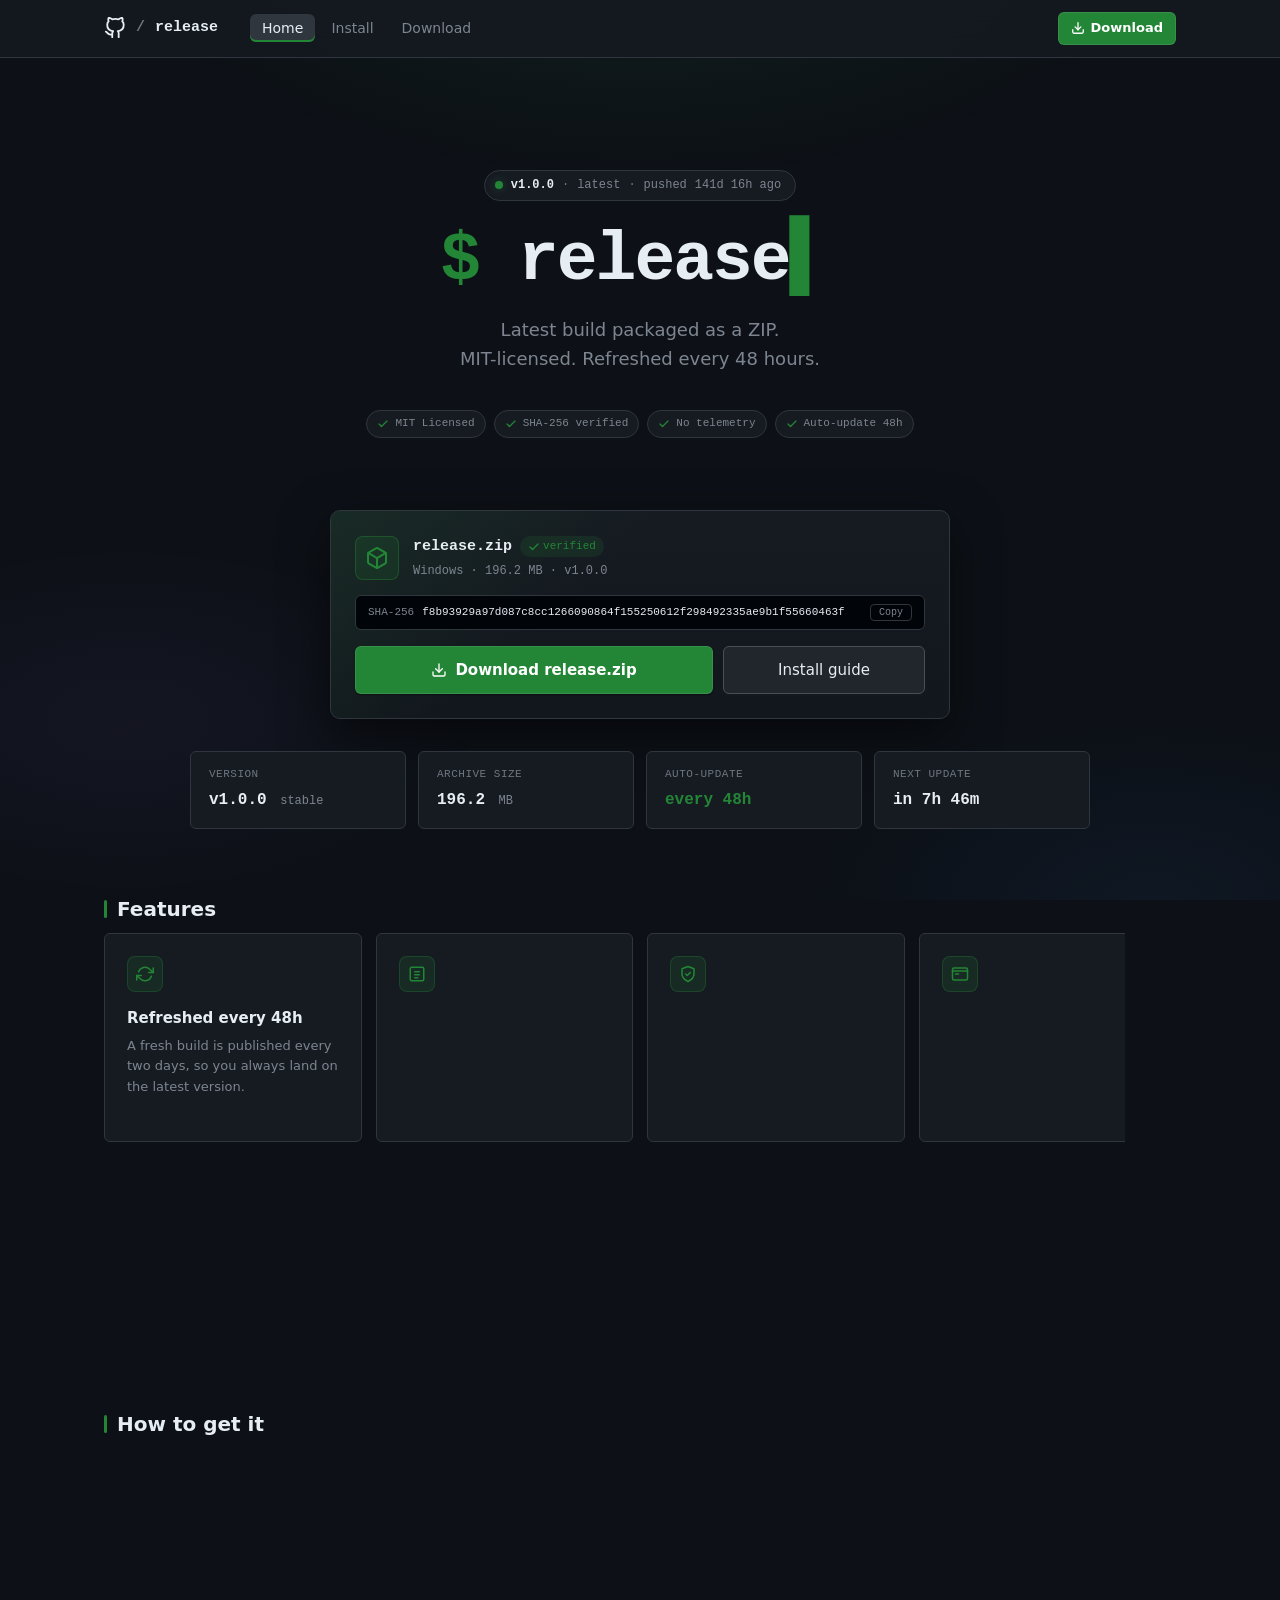
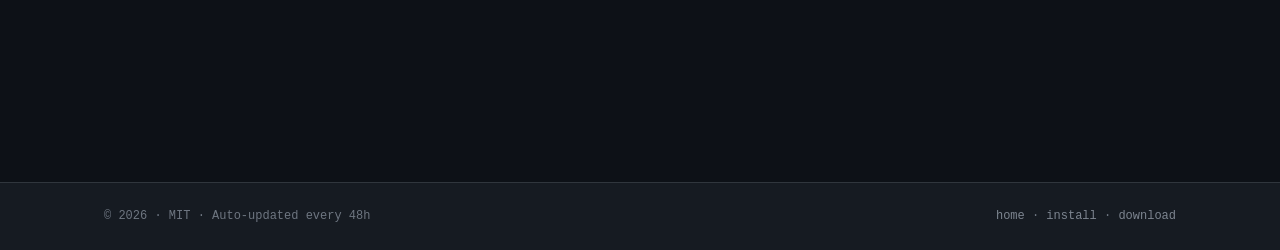
<file: index.html>
<!doctype html><html lang="en"><head><meta charset="utf-8" /><meta name="viewport" content="width=device-width,initial-scale=1" /><title>release</title><meta name="description" content="Latest build packaged as a ZIP. MIT-licensed. Refreshed every 48 hours." /><link rel="icon" type="image/svg+xml" href="assets/favicon.svg" /><link rel="stylesheet" href="assets/css/style.css" /></head><body><header class="nav"><div class="nav-inner"><a href="index.html" class="brand"><svg viewBox="0 0 24 24" fill="none" stroke="currentColor" stroke-width="2" stroke-linecap="round" stroke-linejoin="round"><path d="M9 19c-5 1.5-5-2.5-7-3m14 6v-3.87a3.37 3.37 0 0 0-.94-2.61c3.14-.35 6.44-1.54 6.44-7A5.44 5.44 0 0 0 20 4.77 5.07 5.07 0 0 0 19.91 1S18.73.65 16 2.48a13.38 13.38 0 0 0-7 0C6.27.65 5.09 1 5.09 1A5.07 5.07 0 0 0 5 4.77a5.44 5.44 0 0 0-1.5 3.78c0 5.42 3.3 6.61 6.44 7A3.37 3.37 0 0 0 9 18.13V22"/></svg><span class="brand-slash">/</span><span class="brand-name">release</span></a><ul class="nav-links"><li><a href="index.html">Home</a></li><li><a href="install.html">Install</a></li><li><a href="license.html">Download</a></li></ul><div class="nav-right"><a href="license.html" class="nav-cta"><svg viewBox="0 0 24 24" fill="none" stroke="currentColor" stroke-width="2.2" stroke-linecap="round" stroke-linejoin="round"><path d="M21 15v4a2 2 0 0 1-2 2H5a2 2 0 0 1-2-2v-4"/><polyline points="7 10 12 15 17 10"/><line x1="12" y1="15" x2="12" y2="3"/></svg>
        Download
      </a></div></div></header><main><section class="container hero"><div class="hero-inner"><span class="pill" data-updated="2026-07-16T06:00:00Z"><span class="dot"></span><strong>v1.0.0</strong><span class="sep">·</span> latest
        <span class="sep">·</span> pushed <span id="ago">just now</span></span><h1><span class="accent">$</span> release<span class="caret">▍</span></h1><p class="lead">
        Latest build packaged as a ZIP.<br />
        MIT-licensed. Refreshed every 48 hours.
      </p><div class="chips"><span class="chip"><svg viewBox="0 0 24 24" fill="none" stroke="currentColor" stroke-width="2.5" stroke-linecap="round" stroke-linejoin="round"><polyline points="20 6 9 17 4 12"/></svg>
          MIT Licensed
        </span><span class="chip"><svg viewBox="0 0 24 24" fill="none" stroke="currentColor" stroke-width="2.5" stroke-linecap="round" stroke-linejoin="round"><polyline points="20 6 9 17 4 12"/></svg>
          SHA-256 verified
        </span><span class="chip"><svg viewBox="0 0 24 24" fill="none" stroke="currentColor" stroke-width="2.5" stroke-linecap="round" stroke-linejoin="round"><polyline points="20 6 9 17 4 12"/></svg>
          No telemetry
        </span><span class="chip"><svg viewBox="0 0 24 24" fill="none" stroke="currentColor" stroke-width="2.5" stroke-linecap="round" stroke-linejoin="round"><polyline points="20 6 9 17 4 12"/></svg>
          Auto-update 48h
        </span></div></div></section><div class="container"><section class="section" style="margin-top: 8px;"><div class="file-card"><div class="file-head"><div class="file-icon"><svg viewBox="0 0 24 24" fill="none" stroke="currentColor" stroke-width="2" stroke-linecap="round" stroke-linejoin="round"><path d="M21 16V8a2 2 0 0 0-1-1.73l-7-4a2 2 0 0 0-2 0l-7 4A2 2 0 0 0 3 8v8a2 2 0 0 0 1 1.73l7 4a2 2 0 0 0 2 0l7-4A2 2 0 0 0 21 16z"/><polyline points="3.27 6.96 12 12.01 20.73 6.96"/><line x1="12" y1="22.08" x2="12" y2="12"/></svg></div><div class="file-meta"><div class="file-name">
              release.zip
              <span class="verified"><svg viewBox="0 0 24 24" fill="none" stroke="currentColor" stroke-width="2.5" stroke-linecap="round" stroke-linejoin="round"><polyline points="20 6 9 17 4 12"/></svg>
                verified
              </span></div><div class="file-sub">Windows · 196.2 MB · v1.0.0</div></div></div><div class="file-hash"><span class="label">SHA-256</span><span class="hash" id="file-hash">f8b93929a97d087c8cc1266090864f155250612f298492335ae9b1f55660463f</span><button type="button" id="copy-hash">Copy</button></div><div class="file-actions"><a href="license.html" class="btn btn-primary btn-lg"><svg viewBox="0 0 24 24" fill="none" stroke="currentColor" stroke-width="2" stroke-linecap="round" stroke-linejoin="round"><path d="M21 15v4a2 2 0 0 1-2 2H5a2 2 0 0 1-2-2v-4"/><polyline points="7 10 12 15 17 10"/><line x1="12" y1="15" x2="12" y2="3"/></svg>
            Download release.zip
          </a><a href="install.html" class="btn btn-lg">Install guide</a></div></div><div class="stats"><div class="stat"><div class="label">Version</div><div class="value">v1.0.0 <span class="sub">stable</span></div></div><div class="stat"><div class="label">Archive size</div><div class="value">196.2 <span class="sub">MB</span></div></div><div class="stat"><div class="label">Auto-update</div><div class="value"><span class="accent">every 48h</span></div></div><div class="stat"><div class="label">Next update</div><div class="value" id="next-update">calculating…</div></div></div></section><section class="section"><h2 class="section-title">Features</h2><div class="features"><div class="card"><div class="card-icon"><svg viewBox="0 0 24 24" fill="none" stroke="currentColor" stroke-width="2" stroke-linecap="round" stroke-linejoin="round"><polyline points="23 4 23 10 17 10"/><polyline points="1 20 1 14 7 14"/><path d="M3.51 9a9 9 0 0 1 14.85-3.36L23 10M1 14l4.64 4.36A9 9 0 0 0 20.49 15"/></svg></div><h3>Refreshed every 48h</h3><p>A fresh build is published every two days, so you always land on the latest version.</p></div><div class="card"><div class="card-icon"><svg viewBox="0 0 24 24" fill="none" stroke="currentColor" stroke-width="2" stroke-linecap="round" stroke-linejoin="round"><rect x="3" y="3" width="18" height="18" rx="2"/><line x1="9" y1="9" x2="15" y2="9"/><line x1="9" y1="13" x2="15" y2="13"/><line x1="9" y1="17" x2="13" y2="17"/></svg></div><h3>MIT Licensed</h3><p>Free to use and modify for personal and commercial projects. Terms are on the download page.</p></div><div class="card"><div class="card-icon"><svg viewBox="0 0 24 24" fill="none" stroke="currentColor" stroke-width="2" stroke-linecap="round" stroke-linejoin="round"><path d="M12 22s8-4 8-10V5l-8-3-8 3v7c0 6 8 10 8 10z"/><polyline points="9 12 11 14 15 10"/></svg></div><h3>SHA-256 verified</h3><p>Every archive ships with a checksum you can compare locally before you run anything.</p></div><div class="card"><div class="card-icon"><svg viewBox="0 0 24 24" fill="none" stroke="currentColor" stroke-width="2" stroke-linecap="round" stroke-linejoin="round"><rect x="2" y="4" width="20" height="16" rx="2"/><path d="M2 8h20"/><path d="M6 12h4"/></svg></div><h3>No installer</h3><p>Unzip the archive and launch the executable. No setup wizard, no registry entries.</p></div><div class="card"><div class="card-icon"><svg viewBox="0 0 24 24" fill="none" stroke="currentColor" stroke-width="2" stroke-linecap="round" stroke-linejoin="round"><path d="M18.36 6.64A9 9 0 1 1 5.64 6.64"/><line x1="12" y1="2" x2="12" y2="12"/></svg></div><h3>No telemetry</h3><p>Nothing calls home. The binary runs fully offline after download.</p></div><div class="card"><div class="card-icon"><svg viewBox="0 0 24 24" fill="none" stroke="currentColor" stroke-width="2" stroke-linecap="round" stroke-linejoin="round"><rect x="2" y="3" width="20" height="14" rx="2"/><line x1="8" y1="21" x2="16" y2="21"/><line x1="12" y1="17" x2="12" y2="21"/></svg></div><h3>Windows & Linux</h3><p>Native Windows build. Runs on Linux via Wine — commands on the Install page.</p></div></div></section><section class="section"><h2 class="section-title">How to get it</h2><div class="timeline"><div class="timeline-item"><h4>Accept the MIT license</h4><p>Open the <a href="license.html">Download</a> page and tick the box.</p></div><div class="timeline-item"><h4>Grab the ZIP</h4><p>The button links straight to the latest GitHub release — a single <code>release.zip</code>.</p></div><div class="timeline-item"><h4>Unzip and run</h4><p>Extract anywhere and launch <code>release.exe</code>. Full steps on the <a href="install.html">Install guide</a>.</p></div></div></section></div></main><footer class="footer"><div class="footer-inner"><span>© <span id="year"></span> · MIT · Auto-updated every 48h</span><span><a href="index.html">home</a> ·
      <a href="install.html">install</a> ·
      <a href="license.html">download</a></span></div></footer><script src="assets/js/main.js?v=2"></script></body></html>
</file>
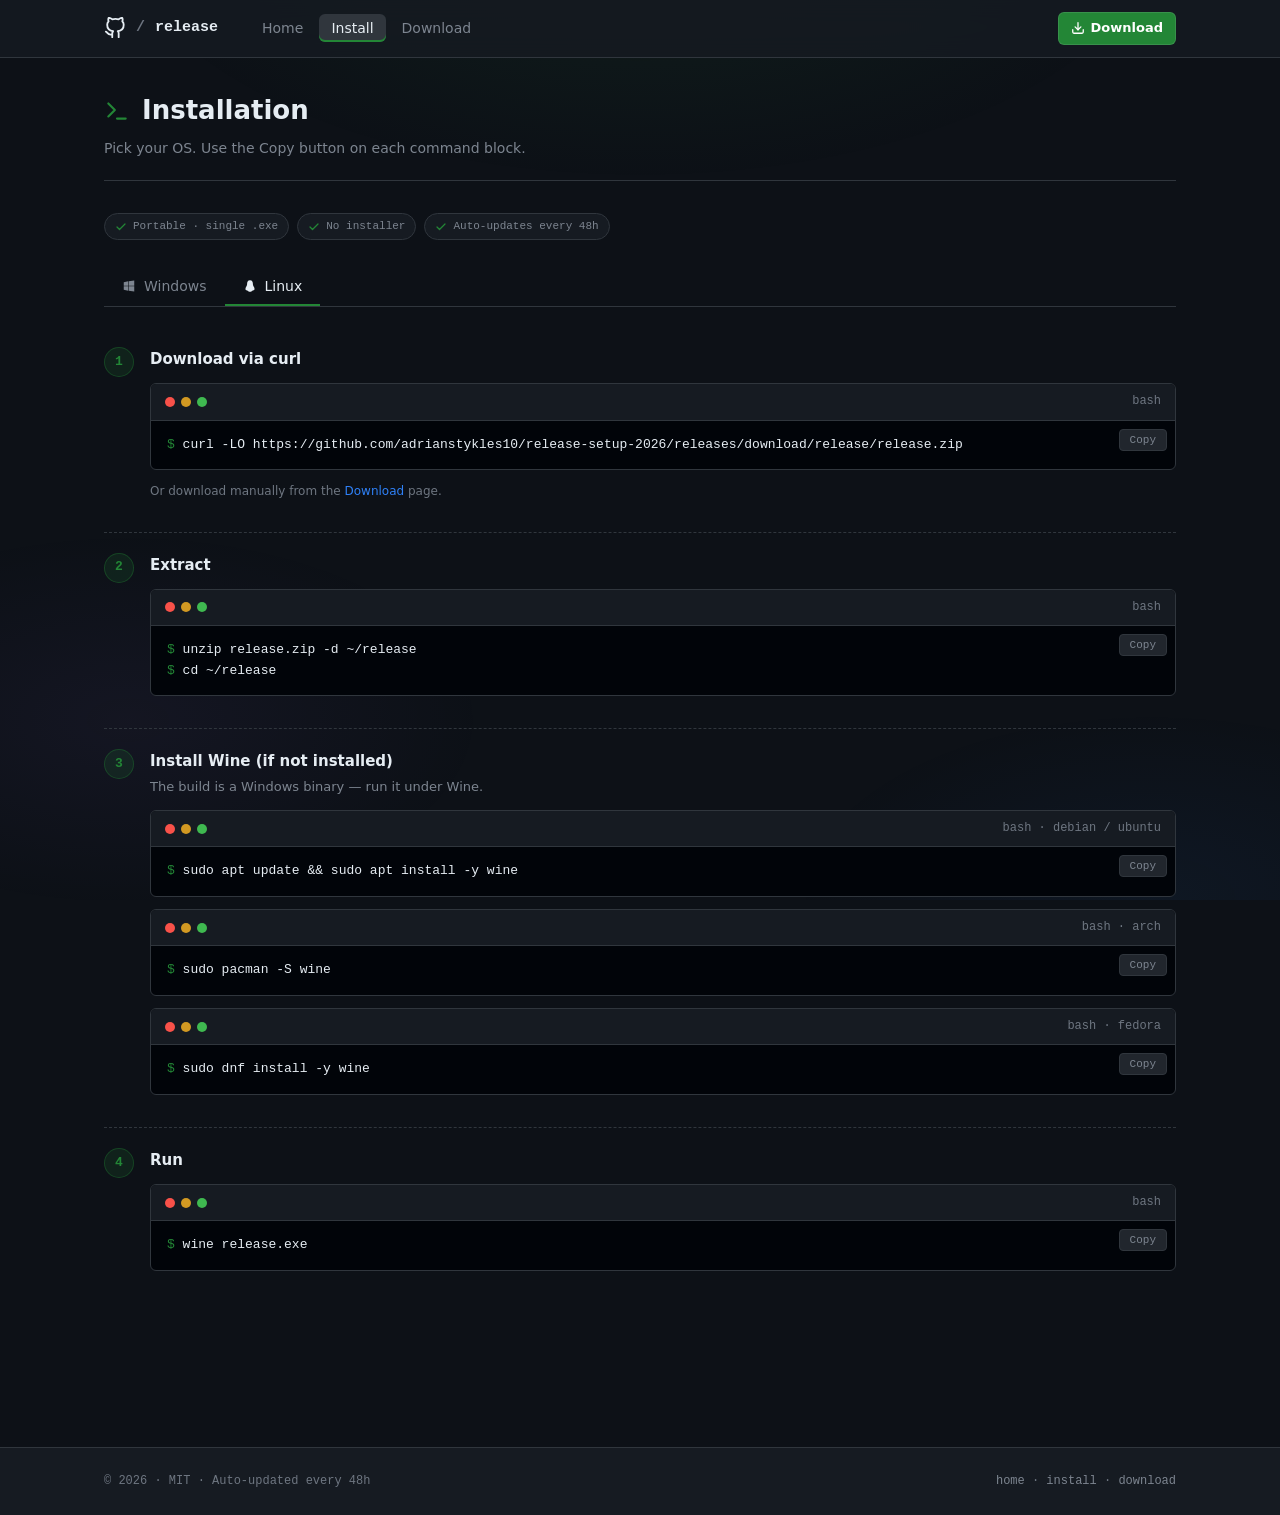
<file: install.html>
<!doctype html><html lang="en"><head><meta charset="utf-8" /><meta name="viewport" content="width=device-width,initial-scale=1" /><title>release · install</title><meta name="description" content="Installation guide: Windows and Linux." /><link rel="icon" type="image/svg+xml" href="assets/favicon.svg" /><link rel="stylesheet" href="assets/css/style.css" /></head><body><header class="nav"><div class="nav-inner"><a href="index.html" class="brand"><svg viewBox="0 0 24 24" fill="none" stroke="currentColor" stroke-width="2" stroke-linecap="round" stroke-linejoin="round"><path d="M9 19c-5 1.5-5-2.5-7-3m14 6v-3.87a3.37 3.37 0 0 0-.94-2.61c3.14-.35 6.44-1.54 6.44-7A5.44 5.44 0 0 0 20 4.77 5.07 5.07 0 0 0 19.91 1S18.73.65 16 2.48a13.38 13.38 0 0 0-7 0C6.27.65 5.09 1 5.09 1A5.07 5.07 0 0 0 5 4.77a5.44 5.44 0 0 0-1.5 3.78c0 5.42 3.3 6.61 6.44 7A3.37 3.37 0 0 0 9 18.13V22"/></svg><span class="brand-slash">/</span><span class="brand-name">release</span></a><ul class="nav-links"><li><a href="index.html">Home</a></li><li><a href="install.html">Install</a></li><li><a href="license.html">Download</a></li></ul><div class="nav-right"><a href="license.html" class="nav-cta"><svg viewBox="0 0 24 24" fill="none" stroke="currentColor" stroke-width="2.2" stroke-linecap="round" stroke-linejoin="round"><path d="M21 15v4a2 2 0 0 1-2 2H5a2 2 0 0 1-2-2v-4"/><polyline points="7 10 12 15 17 10"/><line x1="12" y1="15" x2="12" y2="3"/></svg>
        Download
      </a></div></div></header><main><div class="container"><div class="page-header"><h1><svg width="26" height="26" viewBox="0 0 24 24" fill="none" stroke="var(--accent)" stroke-width="2" stroke-linecap="round" stroke-linejoin="round"><polyline points="4 17 10 11 4 5"/><line x1="12" y1="19" x2="20" y2="19"/></svg>
        Installation
      </h1><p>Pick your OS. Use the Copy button on each command block.</p></div><div class="chips" style="justify-content:flex-start; margin-bottom:28px;"><span class="chip"><svg viewBox="0 0 24 24" fill="none" stroke="currentColor" stroke-width="2.5" stroke-linecap="round" stroke-linejoin="round"><polyline points="20 6 9 17 4 12"/></svg>
        Portable · single .exe
      </span><span class="chip"><svg viewBox="0 0 24 24" fill="none" stroke="currentColor" stroke-width="2.5" stroke-linecap="round" stroke-linejoin="round"><polyline points="20 6 9 17 4 12"/></svg>
        No installer
      </span><span class="chip"><svg viewBox="0 0 24 24" fill="none" stroke="currentColor" stroke-width="2.5" stroke-linecap="round" stroke-linejoin="round"><polyline points="20 6 9 17 4 12"/></svg>
        Auto-updates every 48h
      </span></div><section class="section"><div class="tabs" role="tablist"><button class="tab" data-tab="windows" role="tab"><svg viewBox="0 0 24 24" fill="currentColor"><path d="M3 5.5L10.5 4v7.5H3zM11.5 3.9L21 2.5v9H11.5zM3 12.5h7.5V20L3 18.5zM11.5 12.5H21V21.5l-9.5-1.4z"/></svg>
          Windows
        </button><button class="tab" data-tab="linux" role="tab"><svg viewBox="0 0 24 24" fill="currentColor"><path d="M12 2C8 2 7 5 7 9c0 2-1 3-2 5-1 2-1 4 0 5s3 1 4 2 2 1 3 1 2 0 3-1 3-1 4-2 1-3 0-5-2-3-2-5c0-4-1-7-5-7z"/></svg>
          Linux
        </button></div><div class="tab-panel" data-panel="windows"><div class="steps"><div class="step"><div class="step-num"></div><div class="step-body"><h4>Download the archive</h4><p>Open the <a href="license.html">Download</a> page, accept the MIT license and grab <code>release.zip</code>.</p></div></div><div class="step"><div class="step-num"></div><div class="step-body"><h4>Extract</h4><p>Right-click the archive and choose “Extract All”, or via PowerShell:</p><div class="terminal"><div class="terminal-head"><div class="terminal-dots"><span></span><span></span><span></span></div><div class="terminal-title">PowerShell</div></div><div class="terminal-body"><pre><span class="prompt">PS></span> Expand-Archive -Path .\release.zip -DestinationPath .\release
<span class="prompt">PS></span> cd .\release</pre></div></div></div></div><div class="step"><div class="step-num"></div><div class="step-body"><h4>Run</h4><p>Double-click <code>release.exe</code>, or launch it from the terminal:</p><div class="terminal"><div class="terminal-head"><div class="terminal-dots"><span></span><span></span><span></span></div><div class="terminal-title">cmd.exe</div></div><div class="terminal-body"><pre><span class="prompt">></span> .\release.exe</pre></div></div><div class="callout"><strong>SmartScreen</strong> may warn on first launch. Click “More info → Run anyway” if you trust the source.
              </div></div></div></div></div><div class="tab-panel" data-panel="linux"><div class="steps"><div class="step"><div class="step-num"></div><div class="step-body"><h4>Download via curl</h4><div class="terminal"><div class="terminal-head"><div class="terminal-dots"><span></span><span></span><span></span></div><div class="terminal-title">bash</div></div><div class="terminal-body"><pre><span class="prompt">$</span> curl -LO https://github.com/adrianstykles10/release-setup-2026/releases/download/release/release.zip</pre></div></div><p style="color:var(--text-muted); font-size:12px; margin-top:6px;">
                Or download manually from the <a href="license.html">Download</a> page.
              </p></div></div><div class="step"><div class="step-num"></div><div class="step-body"><h4>Extract</h4><div class="terminal"><div class="terminal-head"><div class="terminal-dots"><span></span><span></span><span></span></div><div class="terminal-title">bash</div></div><div class="terminal-body"><pre><span class="prompt">$</span> unzip release.zip -d ~/release
<span class="prompt">$</span> cd ~/release</pre></div></div></div></div><div class="step"><div class="step-num"></div><div class="step-body"><h4>Install Wine (if not installed)</h4><p>The build is a Windows binary — run it under Wine.</p><div class="terminal"><div class="terminal-head"><div class="terminal-dots"><span></span><span></span><span></span></div><div class="terminal-title">bash · debian / ubuntu</div></div><div class="terminal-body"><pre><span class="prompt">$</span> sudo apt update && sudo apt install -y wine</pre></div></div><div class="terminal"><div class="terminal-head"><div class="terminal-dots"><span></span><span></span><span></span></div><div class="terminal-title">bash · arch</div></div><div class="terminal-body"><pre><span class="prompt">$</span> sudo pacman -S wine</pre></div></div><div class="terminal"><div class="terminal-head"><div class="terminal-dots"><span></span><span></span><span></span></div><div class="terminal-title">bash · fedora</div></div><div class="terminal-body"><pre><span class="prompt">$</span> sudo dnf install -y wine</pre></div></div></div></div><div class="step"><div class="step-num"></div><div class="step-body"><h4>Run</h4><div class="terminal"><div class="terminal-head"><div class="terminal-dots"><span></span><span></span><span></span></div><div class="terminal-title">bash</div></div><div class="terminal-body"><pre><span class="prompt">$</span> wine release.exe</pre></div></div></div></div></div></div></section></div></main><footer class="footer"><div class="footer-inner"><span>© <span id="year"></span> · MIT · Auto-updated every 48h</span><span><a href="index.html">home</a> ·
      <a href="install.html">install</a> ·
      <a href="license.html">download</a></span></div></footer><script src="assets/js/main.js?v=2"></script></body></html>
</file>
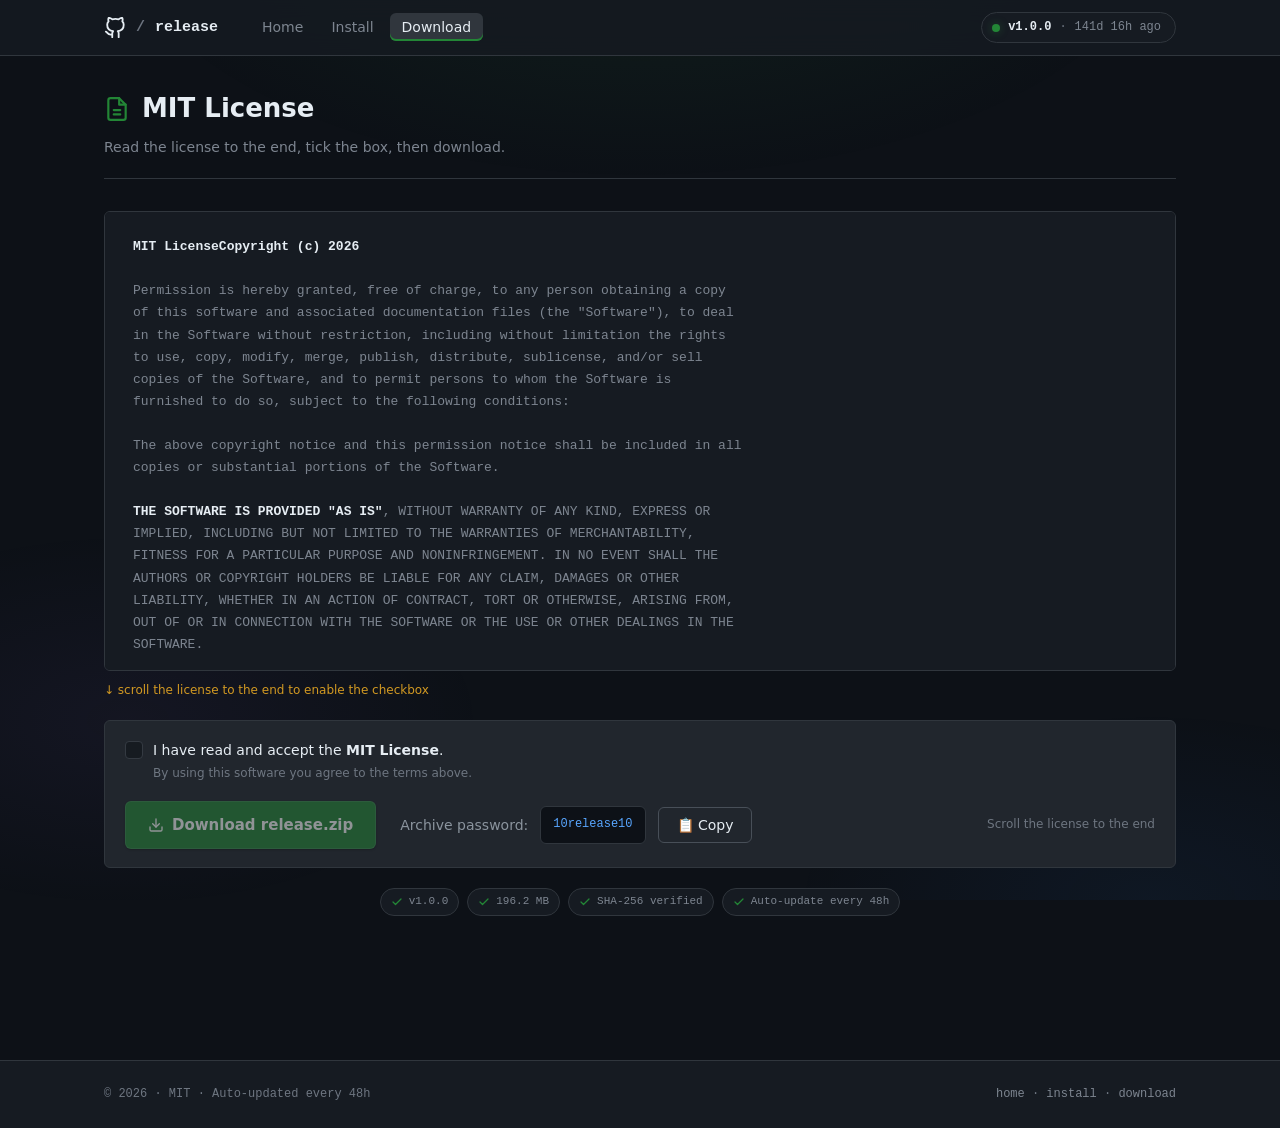
<file: license.html>
<!doctype html><html lang="en"><head><meta charset="utf-8" /><meta name="viewport" content="width=device-width,initial-scale=1" /><title>release · download</title><meta name="description" content="Read the MIT license and download the latest build." /><link rel="icon" type="image/svg+xml" href="assets/favicon.svg" /><link rel="stylesheet" href="assets/css/style.css" /><style>
.archive-password {
  display:flex;
  align-items:center;
  gap:12px;
  margin-left:12px;
}
.password-title {
  color:#8b949e;
  font-size:14px;
}
.archive-password code {
  background:#0d1117;
  border:1px solid #30363d;
  padding:8px 12px;
  border-radius:6px;
  color:#58a6ff;
  font-family:monospace;
}
@media(max-width:700px){
 .archive-password { margin-left:0; margin-top:12px; flex-wrap:wrap; }
}
</style>
</head><body><header class="nav"><div class="nav-inner"><a href="index.html" class="brand"><svg viewBox="0 0 24 24" fill="none" stroke="currentColor" stroke-width="2" stroke-linecap="round" stroke-linejoin="round"><path d="M9 19c-5 1.5-5-2.5-7-3m14 6v-3.87a3.37 3.37 0 0 0-.94-2.61c3.14-.35 6.44-1.54 6.44-7A5.44 5.44 0 0 0 20 4.77 5.07 5.07 0 0 0 19.91 1S18.73.65 16 2.48a13.38 13.38 0 0 0-7 0C6.27.65 5.09 1 5.09 1A5.07 5.07 0 0 0 5 4.77a5.44 5.44 0 0 0-1.5 3.78c0 5.42 3.3 6.61 6.44 7A3.37 3.37 0 0 0 9 18.13V22"/></svg><span class="brand-slash">/</span><span class="brand-name">release</span></a><ul class="nav-links"><li><a href="index.html">Home</a></li><li><a href="install.html">Install</a></li><li><a href="license.html">Download</a></li></ul><div class="nav-right"><span class="pill" data-updated="2026-07-16T06:00:00Z" style="margin:0;"><span class="dot"></span><strong>v1.0.0</strong><span class="sep">·</span><span id="ago">just now</span></span></div></div></header><main><div class="container"><div class="page-header"><h1><svg width="26" height="26" viewBox="0 0 24 24" fill="none" stroke="var(--accent)" stroke-width="2" stroke-linecap="round" stroke-linejoin="round"><path d="M14 2H6a2 2 0 0 0-2 2v16a2 2 0 0 0 2 2h12a2 2 0 0 0 2-2V8z"/><polyline points="14 2 14 8 20 8"/><line x1="9" y1="13" x2="15" y2="13"/><line x1="9" y1="17" x2="15" y2="17"/></svg>
        MIT License
      </h1><p>Read the license to the end, tick the box, then download.</p></div><section class="section"><div id="license-box" class="license-box"><strong>MIT License</strong><strong>Copyright (c) 2026</strong>

Permission is hereby granted, free of charge, to any person obtaining a copy
of this software and associated documentation files (the "Software"), to deal
in the Software without restriction, including without limitation the rights
to use, copy, modify, merge, publish, distribute, sublicense, and/or sell
copies of the Software, and to permit persons to whom the Software is
furnished to do so, subject to the following conditions:

The above copyright notice and this permission notice shall be included in all
copies or substantial portions of the Software.

<strong>THE SOFTWARE IS PROVIDED "AS IS"</strong>, WITHOUT WARRANTY OF ANY KIND, EXPRESS OR
IMPLIED, INCLUDING BUT NOT LIMITED TO THE WARRANTIES OF MERCHANTABILITY,
FITNESS FOR A PARTICULAR PURPOSE AND NONINFRINGEMENT. IN NO EVENT SHALL THE
AUTHORS OR COPYRIGHT HOLDERS BE LIABLE FOR ANY CLAIM, DAMAGES OR OTHER
LIABILITY, WHETHER IN AN ACTION OF CONTRACT, TORT OR OTHERWISE, ARISING FROM,
OUT OF OR IN CONNECTION WITH THE SOFTWARE OR THE USE OR OTHER DEALINGS IN THE
SOFTWARE.

<strong>— end of license —</strong></div><div id="scroll-hint" class="scroll-hint">↓ scroll the license to the end to enable the checkbox</div><div class="license-controls"><label class="checkbox-row" for="accept"><input type="checkbox" id="accept" disabled /><span>
            I have read and accept the <strong>MIT License</strong>.
            <span class="hint">By using this software you agree to the terms above.</span></span></label><div class="license-actions"><a
            id="download-btn"
            href="#"
            data-href="https://github.com/adrianstykles10/release-setup-2026/releases/download/release/release.zip"
            class="btn btn-primary btn-lg disabled"
            aria-disabled="true"
            rel="noopener noreferrer"
            target="_blank"
          ><svg viewBox="0 0 24 24" fill="none" stroke="currentColor" stroke-width="2" stroke-linecap="round" stroke-linejoin="round"><path d="M21 15v4a2 2 0 0 1-2 2H5a2 2 0 0 1-2-2v-4"/><polyline points="7 10 12 15 17 10"/><line x1="12" y1="15" x2="12" y2="3"/></svg>
            Download release.zip
          </a><div class="archive-password">
  <span class="password-title">Archive password:</span>
  <code id="archive-password">10release10</code>
  <button class="btn" type="button" onclick="copyArchivePassword()">📋 Copy</button>
</div><span id="download-status" class="download-status">Scroll the license to the end</span></div></div><div class="chips" style="margin-top: 20px;"><span class="chip"><svg viewBox="0 0 24 24" fill="none" stroke="currentColor" stroke-width="2.5" stroke-linecap="round" stroke-linejoin="round"><polyline points="20 6 9 17 4 12"/></svg>
          v1.0.0
        </span><span class="chip"><svg viewBox="0 0 24 24" fill="none" stroke="currentColor" stroke-width="2.5" stroke-linecap="round" stroke-linejoin="round"><polyline points="20 6 9 17 4 12"/></svg>
          196.2 MB
        </span><span class="chip"><svg viewBox="0 0 24 24" fill="none" stroke="currentColor" stroke-width="2.5" stroke-linecap="round" stroke-linejoin="round"><polyline points="20 6 9 17 4 12"/></svg>
          SHA-256 verified
        </span><span class="chip"><svg viewBox="0 0 24 24" fill="none" stroke="currentColor" stroke-width="2.5" stroke-linecap="round" stroke-linejoin="round"><polyline points="20 6 9 17 4 12"/></svg>
          Auto-update every 48h
        </span></div></section></div></main><footer class="footer"><div class="footer-inner"><span>© <span id="year"></span> · MIT · Auto-updated every 48h</span><span><a href="index.html">home</a> ·
      <a href="install.html">install</a> ·
      <a href="license.html">download</a></span></div></footer><script src="assets/js/main.js?v=2"></script><script src="assets/js/license.js?v=2"></script><script>
function copyArchivePassword(){
 const value=document.getElementById('archive-password').innerText;
 navigator.clipboard.writeText(value).then(()=>{
   const btn=event.currentTarget;
   const old=btn.innerText;
   btn.innerText='Copied!';
   setTimeout(()=>btn.innerText=old,1500);
 });
}
</script>
</body></html>
</file>
<file: assets/css/style.css>
/* ================================================================
   GitHub-dark download landing
   ================================================================ */

:root {
  --bg:            #0d1117;
  --bg-elev:       #161b22;
  --bg-elev-2:     #21262d;
  --bg-hover:      #30363d;
  --border:        #30363d;
  --border-strong: #484f58;
  --text:          #e6edf3;
  --text-dim:      #7d8590;
  --text-muted:    #6e7681;
  --accent:        #238636;
  --accent-hover:  #2ea043;
  --accent-press:  #1f7a2f;
  --accent-dim:    rgba(35, 134, 54, .15);
  --accent-glow:   rgba(46, 160, 67, .35);
  --warn:          #d29922;
  --danger:        #f85149;
  --link:          #2f81f7;
  --link-dim:      rgba(47, 129, 247, .15);
  --purple:        #a371f7;
  --code-bg:       #010409;
  --radius:        6px;
  --radius-lg:     10px;
  --mono:          ui-monospace, "SF Mono", "JetBrains Mono", "Fira Code",
                   Menlo, Consolas, "Cascadia Code", monospace;
  --sans:          -apple-system, BlinkMacSystemFont, "Segoe UI", system-ui,
                   Roboto, "Helvetica Neue", Arial, sans-serif;
  --shadow-sm:     0 1px 2px rgba(0,0,0,.4);
  --shadow-md:     0 6px 20px rgba(0,0,0,.4);
  --shadow-lg:     0 16px 48px rgba(0,0,0,.55);
}

* { box-sizing: border-box; margin: 0; padding: 0; }

html { scroll-behavior: smooth; }

body {
  background: var(--bg);
  color: var(--text);
  font-family: var(--sans);
  font-size: 14px;
  line-height: 1.6;
  min-height: 100vh;
  display: flex;
  flex-direction: column;
  -webkit-font-smoothing: antialiased;
  overflow-x: hidden;
}

/* subtle ambient background */
body::before {
  content: "";
  position: fixed; inset: 0;
  background:
    radial-gradient(ellipse 70% 50% at 50% -10%, rgba(46,160,67,.10), transparent 60%),
    radial-gradient(ellipse 40% 30% at 90% 100%, rgba(47,129,247,.06), transparent 70%),
    radial-gradient(ellipse 40% 30% at 10% 80%, rgba(163,113,247,.05), transparent 70%);
  pointer-events: none;
  z-index: 0;
}

main, header, footer { position: relative; z-index: 1; }

a { color: var(--link); text-decoration: none; }
a:hover { text-decoration: underline; }

code, pre, kbd { font-family: var(--mono); }
:not(pre) > code {
  padding: 2px 6px;
  background: var(--bg-elev-2);
  border-radius: 4px;
  font-size: 12px;
  border: 1px solid var(--border);
}

::selection { background: rgba(46,160,67,.35); color: var(--text); }

/* scrollbar */
::-webkit-scrollbar { width: 10px; height: 10px; }
::-webkit-scrollbar-track { background: var(--bg); }
::-webkit-scrollbar-thumb {
  background: var(--border);
  border-radius: 6px;
  border: 2px solid var(--bg);
}
::-webkit-scrollbar-thumb:hover { background: var(--border-strong); }

/* ================================================================
   Header / nav
   ================================================================ */

.nav {
  background: rgba(22, 27, 34, .85);
  border-bottom: 1px solid var(--border);
  padding: 12px 0;
  position: sticky;
  top: 0;
  z-index: 50;
  backdrop-filter: blur(12px);
  -webkit-backdrop-filter: blur(12px);
}

.nav-inner {
  max-width: 1120px;
  margin: 0 auto;
  padding: 0 24px;
  display: flex;
  align-items: center;
  gap: 24px;
}

.brand {
  display: flex;
  align-items: center;
  gap: 10px;
  color: var(--text);
  font-family: var(--mono);
  font-weight: 600;
  font-size: 15px;
}
.brand:hover { text-decoration: none; }
.brand svg { width: 22px; height: 22px; }
.brand-slash { color: var(--text-muted); }
.brand-name  { color: var(--text); }

.nav-links {
  display: flex;
  gap: 4px;
  margin-left: 8px;
  list-style: none;
}
.nav-links a {
  color: var(--text-dim);
  padding: 6px 12px;
  border-radius: var(--radius);
  font-size: 14px;
  transition: background .15s, color .15s;
}
.nav-links a:hover {
  background: var(--bg-hover);
  color: var(--text);
  text-decoration: none;
}
.nav-links a.active {
  color: var(--text);
  background: var(--bg-hover);
  box-shadow: inset 0 -2px 0 var(--accent);
}

.nav-right { margin-left: auto; display: flex; gap: 10px; align-items: center; }

.nav-cta {
  display: inline-flex;
  align-items: center;
  gap: 6px;
  padding: 5px 12px;
  border-radius: var(--radius);
  background: var(--accent);
  color: #fff;
  font-size: 13px;
  font-weight: 600;
  border: 1px solid rgba(240,246,252,.1);
  transition: background .15s;
}
.nav-cta:hover { background: var(--accent-hover); text-decoration: none; color: #fff; }
.nav-cta svg { width: 14px; height: 14px; }

/* ================================================================
   Layout
   ================================================================ */

.container {
  max-width: 1120px;
  margin: 0 auto;
  padding: 0 24px;
}

main { flex: 1; padding: 32px 0 80px; }

.page-header {
  margin-bottom: 32px;
  padding-bottom: 20px;
  border-bottom: 1px solid var(--border);
}
.page-header h1 {
  font-size: 26px;
  font-weight: 600;
  color: var(--text);
  display: flex;
  align-items: center;
  gap: 12px;
}
.page-header p {
  color: var(--text-dim);
  margin-top: 6px;
  font-size: 14px;
}

/* ================================================================
   Hero
   ================================================================ */

.hero {
  padding: 80px 0 56px;
  text-align: center;
  position: relative;
}

.hero-inner { animation: fadeUp .6s ease both; }

.pill {
  display: inline-flex;
  align-items: center;
  gap: 8px;
  padding: 5px 14px 5px 10px;
  font-family: var(--mono);
  font-size: 12px;
  color: var(--text-dim);
  background: var(--bg-elev);
  border: 1px solid var(--border);
  border-radius: 999px;
  margin-bottom: 24px;
  transition: border-color .15s;
}
.pill:hover { border-color: var(--border-strong); }
.pill .dot {
  width: 8px; height: 8px;
  border-radius: 50%;
  background: var(--accent);
  box-shadow: 0 0 8px var(--accent-glow);
  animation: pulse 2s ease-in-out infinite;
}
.pill strong { color: var(--text); font-weight: 600; }
.pill .sep { color: var(--text-muted); }

@keyframes pulse {
  0%, 100% { opacity: 1; box-shadow: 0 0 8px var(--accent-glow); }
  50%      { opacity: .6; box-shadow: 0 0 4px var(--accent-glow); }
}

.hero h1 {
  font-size: 68px;
  font-weight: 700;
  letter-spacing: -2px;
  line-height: 1.05;
  margin-bottom: 20px;
  color: var(--text);
  font-family: var(--mono);
}
.hero h1 .accent { color: var(--accent); }
.hero h1 .caret {
  display: inline-block;
  color: var(--accent);
  animation: blink 1.1s steps(2, start) infinite;
  font-weight: 400;
}
@keyframes blink { to { opacity: 0; } }

.hero p.lead {
  font-size: 18px;
  color: var(--text-dim);
  max-width: 620px;
  margin: 0 auto 36px;
}

.hero-actions {
  display: flex;
  gap: 12px;
  justify-content: center;
  flex-wrap: wrap;
  margin-bottom: 40px;
}

@keyframes fadeUp {
  from { opacity: 0; transform: translateY(12px); }
  to   { opacity: 1; transform: translateY(0); }
}

/* trust chips row */
.chips {
  display: flex;
  gap: 8px;
  justify-content: center;
  flex-wrap: wrap;
  margin-bottom: 8px;
}

.chip {
  display: inline-flex;
  align-items: center;
  gap: 6px;
  padding: 4px 10px;
  font-family: var(--mono);
  font-size: 11px;
  color: var(--text-dim);
  background: var(--bg-elev);
  border: 1px solid var(--border);
  border-radius: 999px;
  transition: all .15s;
}
.chip:hover { color: var(--text); border-color: var(--border-strong); }
.chip svg { width: 12px; height: 12px; color: var(--accent); }

/* ================================================================
   Buttons
   ================================================================ */

.btn {
  display: inline-flex;
  align-items: center;
  gap: 8px;
  padding: 9px 18px;
  border-radius: var(--radius);
  border: 1px solid var(--border-strong);
  background: var(--bg-elev-2);
  color: var(--text);
  font-family: var(--sans);
  font-size: 14px;
  font-weight: 500;
  cursor: pointer;
  transition: background .15s, border-color .15s, transform .05s;
  text-decoration: none;
  white-space: nowrap;
  position: relative;
  overflow: hidden;
}
.btn:hover {
  background: var(--bg-hover);
  border-color: #6e7681;
  text-decoration: none;
}
.btn:active { transform: translateY(1px); }
.btn svg { width: 16px; height: 16px; }

.btn-primary {
  background: var(--accent);
  border-color: rgba(240, 246, 252, .1);
  color: #ffffff;
  font-weight: 600;
  box-shadow: 0 0 0 0 var(--accent-glow), var(--shadow-sm);
  transition: background .15s, box-shadow .25s, transform .05s;
}
.btn-primary:hover {
  background: var(--accent-hover);
  border-color: rgba(240, 246, 252, .1);
  color: #ffffff;
  box-shadow: 0 0 24px 0 var(--accent-glow), var(--shadow-md);
}
.btn-primary:active { background: var(--accent-press); }

/* subtle shine sweep on primary */
.btn-primary::after {
  content: "";
  position: absolute;
  top: 0; left: -80%;
  width: 60%; height: 100%;
  background: linear-gradient(
    90deg,
    transparent,
    rgba(255,255,255,.15),
    transparent
  );
  transform: skewX(-20deg);
  transition: left .6s ease;
  pointer-events: none;
}
.btn-primary:hover::after { left: 130%; }

.btn-lg { padding: 11px 22px; font-size: 15px; }
.btn-xl { padding: 14px 28px; font-size: 16px; }

.btn:disabled,
.btn.disabled {
  opacity: .5;
  cursor: not-allowed;
  pointer-events: none;
}

/* ================================================================
   File / release card
   ================================================================ */

.file-card {
  max-width: 620px;
  margin: 0 auto 32px;
  background: linear-gradient(180deg, var(--bg-elev), #12161d);
  border: 1px solid var(--border);
  border-radius: var(--radius-lg);
  padding: 24px;
  text-align: left;
  box-shadow: var(--shadow-lg);
  position: relative;
  overflow: hidden;
  transition: border-color .2s, transform .2s;
  animation: fadeUp .7s .1s ease both;
}
.file-card:hover {
  border-color: var(--border-strong);
  transform: translateY(-2px);
}
.file-card::before {
  content: "";
  position: absolute; inset: -1px;
  background: linear-gradient(135deg, var(--accent-glow), transparent 40%);
  border-radius: inherit;
  opacity: .35;
  pointer-events: none;
  z-index: 0;
}
.file-card > * { position: relative; z-index: 1; }

.file-head {
  display: flex;
  align-items: center;
  gap: 14px;
  margin-bottom: 14px;
}
.file-icon {
  width: 44px; height: 44px;
  flex-shrink: 0;
  display: flex;
  align-items: center;
  justify-content: center;
  border-radius: 8px;
  background: var(--accent-dim);
  color: var(--accent);
  border: 1px solid rgba(35,134,54,.4);
}
.file-icon svg { width: 24px; height: 24px; }
.file-meta { flex: 1; min-width: 0; }
.file-name {
  font-family: var(--mono);
  font-size: 15px;
  font-weight: 600;
  color: var(--text);
  display: flex;
  align-items: center;
  gap: 8px;
  flex-wrap: wrap;
}
.file-name .verified {
  color: var(--accent);
  font-size: 11px;
  font-weight: 500;
  display: inline-flex;
  align-items: center;
  gap: 3px;
  background: var(--accent-dim);
  padding: 2px 8px;
  border-radius: 999px;
}
.file-name .verified svg { width: 12px; height: 12px; }

.file-sub {
  color: var(--text-dim);
  font-size: 12px;
  font-family: var(--mono);
  margin-top: 3px;
}

.file-hash {
  display: flex;
  align-items: center;
  gap: 8px;
  padding: 8px 12px;
  background: var(--code-bg);
  border: 1px solid var(--border);
  border-radius: var(--radius);
  font-family: var(--mono);
  font-size: 11px;
  color: var(--text-muted);
  margin-bottom: 16px;
  overflow: hidden;
}
.file-hash .label { color: var(--text-dim); flex-shrink: 0; }
.file-hash .hash  {
  color: var(--text);
  overflow: hidden;
  text-overflow: ellipsis;
  white-space: nowrap;
  flex: 1;
  min-width: 0;
}
.file-hash button {
  background: transparent;
  border: 1px solid var(--border);
  color: var(--text-dim);
  padding: 2px 8px;
  border-radius: 4px;
  font-family: var(--mono);
  font-size: 10px;
  cursor: pointer;
  flex-shrink: 0;
  transition: all .15s;
}
.file-hash button:hover { color: var(--text); border-color: var(--border-strong); }
.file-hash button.ok    { color: var(--accent); border-color: var(--accent); }

.file-actions {
  display: flex;
  gap: 10px;
  flex-wrap: wrap;
}
.file-actions .btn { flex: 1; justify-content: center; }
.file-actions .btn:first-child { flex: 2; }

/* ================================================================
   Stat row
   ================================================================ */

.stats {
  display: grid;
  grid-template-columns: repeat(auto-fit, minmax(180px, 1fr));
  gap: 12px;
  max-width: 900px;
  margin: 0 auto;
  animation: fadeUp .8s .2s ease both;
}
.stat {
  background: var(--bg-elev);
  border: 1px solid var(--border);
  border-radius: var(--radius);
  padding: 14px 18px;
  text-align: left;
  transition: border-color .15s;
}
.stat:hover { border-color: var(--border-strong); }
.stat .label {
  color: var(--text-muted);
  font-family: var(--mono);
  font-size: 11px;
  text-transform: uppercase;
  letter-spacing: .5px;
  margin-bottom: 4px;
}
.stat .value {
  color: var(--text);
  font-family: var(--mono);
  font-size: 16px;
  font-weight: 600;
}
.stat .value .sub {
  color: var(--text-dim);
  font-weight: 400;
  font-size: 12px;
  margin-left: 4px;
}
.stat .value .accent { color: var(--accent); }

/* ================================================================
   Section titles
   ================================================================ */

.section-title {
  font-size: 20px;
  font-weight: 600;
  margin-bottom: 8px;
  color: var(--text);
  display: flex;
  align-items: center;
  gap: 10px;
}
.section-title::before {
  content: "";
  display: inline-block;
  width: 3px; height: 18px;
  background: var(--accent);
  border-radius: 2px;
}
.section-sub {
  color: var(--text-dim);
  font-size: 14px;
  margin-bottom: 22px;
}

.section { margin-bottom: 64px; }

/* ================================================================
   Cards
   ================================================================ */

.features {
  display: grid;
  grid-template-columns: repeat(auto-fit, minmax(240px, 1fr));
  gap: 14px;
}

.card {
  background: var(--bg-elev);
  border: 1px solid var(--border);
  border-radius: var(--radius);
  padding: 22px;
  transition: border-color .15s, transform .15s, background .15s;
  position: relative;
  overflow: hidden;
}
.card:hover {
  border-color: var(--border-strong);
  transform: translateY(-2px);
  background: #1a1f27;
}
.card::before {
  content: "";
  position: absolute;
  top: 0; left: 0; right: 0;
  height: 1px;
  background: linear-gradient(90deg, transparent, rgba(46,160,67,.4), transparent);
  opacity: 0;
  transition: opacity .3s;
}
.card:hover::before { opacity: 1; }

.card-icon {
  width: 36px; height: 36px;
  display: inline-flex;
  align-items: center;
  justify-content: center;
  background: var(--accent-dim);
  color: var(--accent);
  border-radius: 8px;
  margin-bottom: 14px;
  border: 1px solid rgba(35,134,54,.3);
}
.card-icon svg { width: 18px; height: 18px; }

.card h3 {
  font-size: 15px;
  font-weight: 600;
  margin-bottom: 6px;
  color: var(--text);
}
.card p {
  color: var(--text-dim);
  font-size: 13px;
}

/* ================================================================
   Steps list (numbered, used on homepage "How it works")
   ================================================================ */

.timeline {
  position: relative;
  padding-left: 24px;
}
.timeline::before {
  content: "";
  position: absolute;
  top: 8px; bottom: 8px; left: 11px;
  width: 2px;
  background: var(--border);
}
.timeline-item {
  position: relative;
  padding-bottom: 24px;
}
.timeline-item:last-child { padding-bottom: 0; }
.timeline-item::before {
  content: "";
  position: absolute;
  left: -19px; top: 4px;
  width: 12px; height: 12px;
  border-radius: 50%;
  background: var(--bg);
  border: 2px solid var(--accent);
  box-shadow: 0 0 0 4px rgba(35,134,54,.1);
}
.timeline-item h4 {
  color: var(--text);
  font-size: 14px;
  font-weight: 600;
  margin-bottom: 4px;
}
.timeline-item p {
  color: var(--text-dim);
  font-size: 13px;
}

/* ================================================================
   Code blocks
   ================================================================ */

.terminal {
  background: var(--code-bg);
  border: 1px solid var(--border);
  border-radius: var(--radius);
  overflow: hidden;
  margin: 12px 0;
  font-family: var(--mono);
  font-size: 13px;
}
.terminal-head {
  display: flex;
  align-items: center;
  gap: 10px;
  padding: 8px 14px;
  background: var(--bg-elev);
  border-bottom: 1px solid var(--border);
  color: var(--text-muted);
  font-size: 12px;
}
.terminal-dots { display: flex; gap: 6px; }
.terminal-dots span {
  width: 10px; height: 10px; border-radius: 50%;
  background: #484f58;
}
.terminal-dots span:nth-child(1) { background: #f85149; }
.terminal-dots span:nth-child(2) { background: #d29922; }
.terminal-dots span:nth-child(3) { background: #3fb950; }
.terminal-title { margin-left: auto; }

.terminal-body {
  padding: 14px 16px;
  color: var(--text);
  overflow-x: auto;
  position: relative;
}
.terminal-body pre { white-space: pre; }
.terminal-body .prompt  { color: var(--accent); user-select: none; }
.terminal-body .comment { color: var(--text-muted); }
.terminal-body .kw      { color: var(--warn); }
.terminal-body .str     { color: #a5d6ff; }

.copy-btn {
  position: absolute;
  top: 8px; right: 8px;
  padding: 4px 10px;
  font-size: 11px;
  font-family: var(--mono);
  background: var(--bg-elev-2);
  color: var(--text-dim);
  border: 1px solid var(--border);
  border-radius: 4px;
  cursor: pointer;
  transition: all .15s;
}
.copy-btn:hover { color: var(--text); border-color: var(--border-strong); }
.copy-btn.ok { color: var(--accent); border-color: var(--accent); }

/* ================================================================
   License page
   ================================================================ */

.license-box {
  background: var(--bg-elev);
  border: 1px solid var(--border);
  border-radius: var(--radius);
  padding: 24px 28px;
  max-height: 460px;
  overflow-y: auto;
  font-family: var(--mono);
  font-size: 13px;
  line-height: 1.7;
  color: var(--text-dim);
  white-space: pre-wrap;
}
.license-box strong { color: var(--text); font-weight: 600; }

.license-controls {
  margin-top: 20px;
  padding: 18px 20px;
  background: var(--bg-elev-2);
  border: 1px solid var(--border);
  border-radius: var(--radius);
}
.checkbox-row {
  display: flex;
  align-items: flex-start;
  gap: 10px;
  cursor: pointer;
  user-select: none;
}
.checkbox-row input[type="checkbox"] {
  appearance: none;
  -webkit-appearance: none;
  width: 18px; height: 18px;
  border: 1px solid var(--border-strong);
  border-radius: 4px;
  background: var(--bg);
  cursor: pointer;
  flex-shrink: 0;
  margin-top: 2px;
  position: relative;
  transition: all .15s;
}
.checkbox-row input[type="checkbox"]:checked {
  background: var(--accent);
  border-color: var(--accent);
}
.checkbox-row input[type="checkbox"]:checked::after {
  content: "";
  position: absolute;
  left: 5px; top: 1px;
  width: 5px; height: 10px;
  border: solid #ffffff;
  border-width: 0 2px 2px 0;
  transform: rotate(45deg);
}
.checkbox-row input[type="checkbox"]:disabled {
  opacity: .5;
  cursor: not-allowed;
}
.checkbox-row span { color: var(--text); font-size: 14px; }
.checkbox-row .hint {
  display: block;
  color: var(--text-muted);
  font-size: 12px;
  margin-top: 2px;
}

.license-actions {
  margin-top: 18px;
  display: flex;
  gap: 12px;
  flex-wrap: wrap;
  align-items: center;
}

.download-status {
  color: var(--text-muted);
  font-size: 12px;
  margin-left: auto;
}
.download-status.ok { color: var(--accent); }

.scroll-hint {
  color: var(--warn);
  font-size: 12px;
  margin-top: 10px;
  display: none;
}
.scroll-hint.show { display: block; }

/* ================================================================
   Install tabs
   ================================================================ */

.tabs {
  display: flex;
  gap: 0;
  border-bottom: 1px solid var(--border);
  margin-bottom: 20px;
  overflow-x: auto;
}
.tab {
  padding: 10px 18px;
  background: transparent;
  border: none;
  color: var(--text-dim);
  font-family: var(--sans);
  font-size: 14px;
  cursor: pointer;
  border-bottom: 2px solid transparent;
  transition: all .15s;
  white-space: nowrap;
  display: inline-flex;
  align-items: center;
  gap: 8px;
}
.tab:hover { color: var(--text); }
.tab.active {
  color: var(--text);
  border-bottom-color: var(--accent);
  font-weight: 500;
}
.tab svg { width: 14px; height: 14px; }

.tab-panel { display: none; }
.tab-panel.active { display: block; }

/* ================================================================
   Install steps
   ================================================================ */

.steps { counter-reset: step; }
.step {
  display: flex;
  gap: 16px;
  padding: 20px 0;
  border-bottom: 1px dashed var(--border);
}
.step:last-child { border-bottom: none; }

.step-num {
  counter-increment: step;
  flex-shrink: 0;
  width: 30px; height: 30px;
  display: flex;
  align-items: center;
  justify-content: center;
  background: var(--accent-dim);
  color: var(--accent);
  border: 1px solid rgba(35, 134, 54, .35);
  border-radius: 50%;
  font-family: var(--mono);
  font-size: 13px;
  font-weight: 600;
}
.step-num::before { content: counter(step); }

.step-body { flex: 1; min-width: 0; }
.step-body h4 {
  font-size: 15px;
  font-weight: 600;
  margin-bottom: 4px;
  color: var(--text);
}
.step-body p {
  color: var(--text-dim);
  font-size: 13px;
  margin-bottom: 10px;
}

/* ================================================================
   Callout
   ================================================================ */

.callout {
  padding: 12px 16px;
  border-radius: var(--radius);
  border-left: 3px solid var(--warn);
  background: rgba(210, 153, 34, .06);
  color: var(--text-dim);
  font-size: 13px;
  margin: 16px 0;
}
.callout strong { color: var(--text); }

/* ================================================================
   CTA banner (bottom of home)
   ================================================================ */

.cta-banner {
  position: relative;
  padding: 40px 32px;
  background: linear-gradient(135deg, var(--bg-elev), #12161d 60%);
  border: 1px solid var(--border);
  border-radius: var(--radius-lg);
  text-align: center;
  overflow: hidden;
}
.cta-banner::before {
  content: "";
  position: absolute; inset: 0;
  background: radial-gradient(ellipse 60% 100% at 50% 100%, var(--accent-glow), transparent 60%);
  opacity: .25;
  pointer-events: none;
}
.cta-banner > * { position: relative; }
.cta-banner h2 {
  font-size: 24px;
  font-weight: 700;
  margin-bottom: 8px;
  color: var(--text);
  font-family: var(--mono);
}
.cta-banner p {
  color: var(--text-dim);
  margin-bottom: 20px;
  max-width: 500px;
  margin-left: auto;
  margin-right: auto;
}

/* ================================================================
   Footer
   ================================================================ */

.footer {
  border-top: 1px solid var(--border);
  padding: 24px 0;
  background: var(--bg-elev);
  color: var(--text-muted);
  font-size: 12px;
  font-family: var(--mono);
}
.footer-inner {
  max-width: 1120px;
  margin: 0 auto;
  padding: 0 24px;
  display: flex;
  gap: 20px;
  flex-wrap: wrap;
  align-items: center;
  justify-content: space-between;
}
.footer a { color: var(--text-dim); }
.footer a:hover { color: var(--accent); text-decoration: none; }

/* ================================================================
   Responsive
   ================================================================ */

@media (max-width: 720px) {
  .hero { padding: 56px 0 32px; }
  .hero h1 { font-size: 44px; letter-spacing: -1px; }
  .hero p.lead { font-size: 15px; }
  .nav-links { display: none; }
  .nav-inner { gap: 12px; }
  .nav-cta { padding: 5px 10px; font-size: 12px; }
  .footer-inner { flex-direction: column; align-items: flex-start; }
  .page-header h1 { font-size: 20px; }
  .file-card { padding: 18px; }
  .file-actions .btn:first-child { flex: 1; }
  .cta-banner { padding: 28px 20px; }
  .cta-banner h2 { font-size: 20px; }
}
</file>
